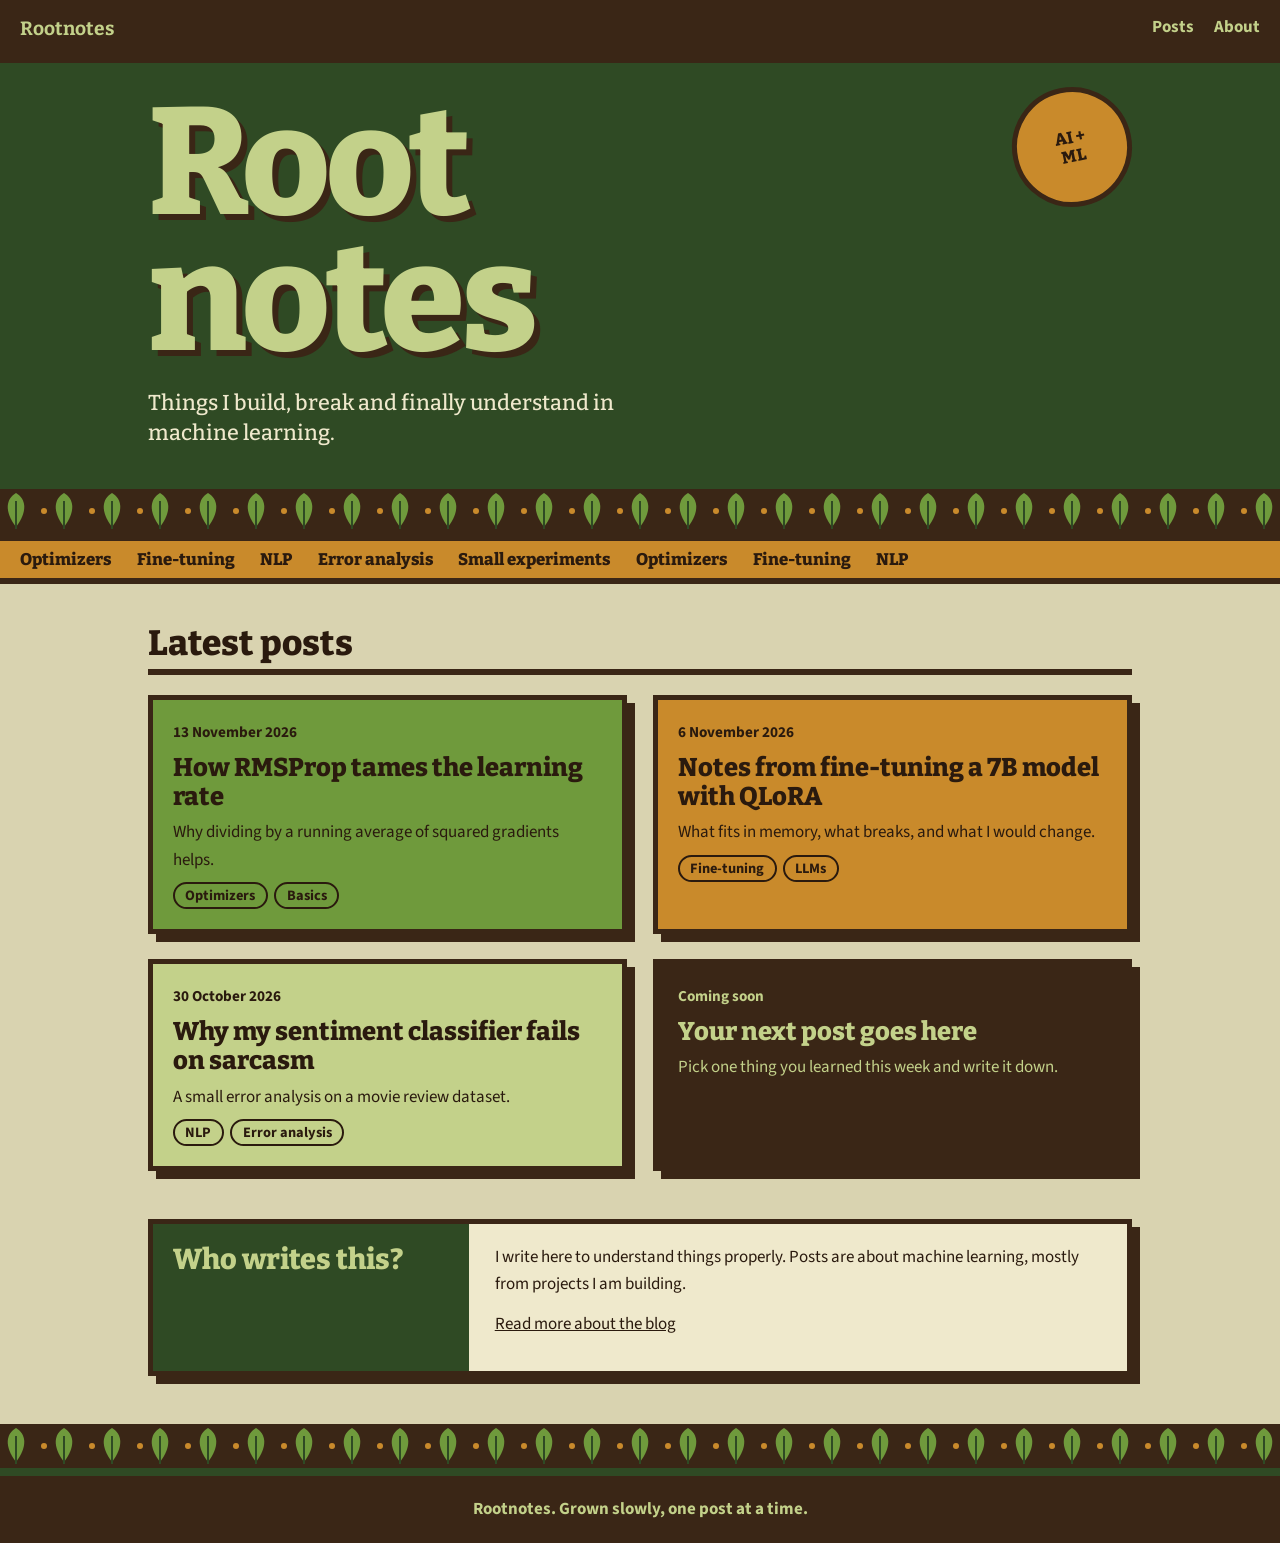
<file: Rootnotes.html>
<!DOCTYPE html>
<html lang="en">
<head>
<meta charset="utf-8">
<meta name="viewport" content="width=device-width, initial-scale=1, viewport-fit=cover">
<title>Rootnotes</title>
<link rel="preconnect" href="https://fonts.googleapis.com">
<link href="https://fonts.googleapis.com/css2?family=Bitter:wght@500;800&family=Source+Sans+3:wght@400;700&display=swap" rel="stylesheet">
<style>
:root{
  --page:#d9d3b0; --ink:#2a1a0e; --bark:#3a2616; --moss:#2f4a24; --leaf:#6f9a3c;
  --lichen:#c3d18a; --amber:#c98a2b; --paper:#efe9cc;
  color-scheme:light; box-sizing:border-box;
  padding-top:env(safe-area-inset-top,0px); padding-bottom:env(safe-area-inset-bottom,0px);
}
@media (prefers-color-scheme:dark){
  :root:not([data-theme="light"]){--page:#1b140d;--ink:#e6dfc4;--paper:#2a2016;color-scheme:dark}
}
:root[data-theme="dark"]{--page:#1b140d;--ink:#e6dfc4;--paper:#2a2016;color-scheme:dark}
html{scroll-padding-top:env(safe-area-inset-top,0px)}
*{box-sizing:border-box}
body{margin:0;background:var(--page);color:var(--ink);font:1.0625rem/1.6 "Source Sans 3",system-ui,-apple-system,"Segoe UI",sans-serif}
body::before{content:"";position:fixed;inset:0 0 auto;height:env(safe-area-inset-top,0px);background:var(--bark);z-index:10}
a{color:inherit}
a:focus-visible{outline:3px solid var(--amber);outline-offset:3px}
.leafstrip{height:44px;background-color:var(--bark);background-repeat:repeat-x;background-position:center;
  background-image:url("data:image/svg+xml,%3Csvg xmlns='http://www.w3.org/2000/svg' width='48' height='44'%3E%3Cpath d='M24 4c10 6 12 18 0 34C12 22 14 10 24 4z' fill='%236f9a3c'/%3E%3Cpath d='M24 12v28' stroke='%232f4a24' stroke-width='2'/%3E%3Ccircle cx='4' cy='22' r='3' fill='%23c98a2b'/%3E%3C/svg%3E")}
header{background:var(--moss);color:var(--lichen);border-bottom:8px solid var(--bark)}
.top{display:flex;justify-content:space-between;gap:1rem;flex-wrap:wrap;padding:.9rem 1.25rem;border-bottom:3px solid var(--bark);background:var(--bark);font-weight:700}
.top a{text-decoration:none;color:var(--lichen);margin-right:1.25rem}
.top a:hover{color:var(--amber)}
.hero{max-width:64rem;margin:0 auto;padding:2rem 1.25rem 2.5rem;position:relative}
.hero h1{font:800 clamp(3.2rem,15vw,9.5rem)/.9 "Bitter",Georgia,serif;margin:0;letter-spacing:-.03em;color:var(--lichen);text-shadow:6px 6px 0 var(--bark)}
.hero p{font:500 1.35rem/1.4 "Bitter",Georgia,serif;max-width:30rem;margin:1.25rem 0 0;color:var(--paper)}
.stamp{position:absolute;right:1.25rem;top:1.5rem;width:7.5rem;height:7.5rem;border-radius:50%;background:var(--amber);color:var(--ink);
  border:5px solid var(--bark);display:flex;align-items:center;justify-content:center;text-align:center;font:800 1.05rem/1.15 "Bitter",serif;transform:rotate(-12deg)}
.ticker{background:var(--amber);color:var(--ink);border-bottom:6px solid var(--bark);padding:.55rem 1.25rem;font:800 1.05rem "Bitter",serif;overflow-x:auto;white-space:nowrap}
.ticker span{margin-right:1.6rem}
main{max-width:64rem;margin:0 auto;padding:2.5rem 1.25rem 3rem}
.sec{font:800 2.2rem/1.1 "Bitter",serif;margin:0 0 1.25rem;padding-bottom:.4rem;border-bottom:6px solid var(--bark)}
.grid{display:grid;grid-template-columns:repeat(2,1fr);gap:1.6rem}
.card{border:5px solid var(--bark);box-shadow:8px 8px 0 var(--bark);padding:1.25rem;display:flex;flex-direction:column;gap:.5rem;color:var(--ink)}
.card:nth-child(1){background:var(--leaf)} .card:nth-child(2){background:var(--amber)}
.card:nth-child(3){background:var(--lichen)} .card:nth-child(4){background:var(--bark);color:var(--lichen)}
.card h3{font:800 1.6rem/1.15 "Bitter",serif;margin:0}
.card h3 a{text-decoration:none}
.card h3 a:hover{text-decoration:underline;text-decoration-thickness:4px}
.card p{margin:0}
.tags{display:flex;gap:.4rem;flex-wrap:wrap}
.tag{border:2px solid currentColor;border-radius:999px;padding:0 .65rem;font-weight:700;font-size:.9rem}
.date{font-weight:700;font-size:.95rem}
.about{margin-top:3rem;display:grid;grid-template-columns:1fr 2fr;gap:1.6rem;border:5px solid var(--bark);background:var(--paper);box-shadow:8px 8px 0 var(--bark)}
.about .l{background:var(--moss);color:var(--lichen);padding:1.25rem;font:800 1.8rem/1.1 "Bitter",serif}
.about .r{padding:1.25rem 1.25rem 1.25rem 0}
.about .r p{margin:0 0 .8rem}
.btn{display:inline-block;background:var(--amber);color:var(--ink);border:4px solid var(--bark);box-shadow:5px 5px 0 var(--bark);padding:.3rem .9rem;font-weight:700;text-decoration:none;margin-bottom:1.75rem}
.btn:hover{background:var(--lichen)}
.banner{border:5px solid var(--bark);box-shadow:8px 8px 0 var(--bark);padding:1.5rem;margin-bottom:2rem;color:var(--ink)}
.banner.c0{background:var(--leaf)} .banner.c1{background:var(--amber)} .banner.c2{background:var(--lichen)}
.banner h1{font:800 clamp(2rem,6vw,3.4rem)/1.05 "Bitter",serif;margin:.6rem 0 .4rem}
article{max-width:40rem}
article p{margin:0 0 1.2rem;font-size:1.15rem;line-height:1.7}
article p:first-of-type::first-letter{font:800 4.2rem/.8 "Bitter",serif;float:left;padding:.3rem .5rem 0 0;color:var(--moss)}
:root[data-theme="dark"] article p:first-of-type::first-letter{color:var(--leaf)}
blockquote{margin:0 0 1.5rem;padding:.8rem 1.1rem;border-left:12px solid var(--leaf);background:var(--paper);font:500 1.3rem/1.35 "Bitter",serif}
footer{background:var(--bark);color:var(--lichen);text-align:center;padding:1.25rem;font-weight:700;border-top:8px solid var(--moss)}
@media (max-width:640px){
  .grid,.about{grid-template-columns:1fr}
  .about .r{padding:0 1.25rem 1.25rem}
  .stamp{position:static;margin-bottom:1rem;transform:rotate(-8deg)}
  .hero h1{text-shadow:4px 4px 0 var(--bark)}
}
</style>
</head>
<body>
<header>
  <div class="top"><a href="#" aria-label="Rootnotes home" style="font-family:Bitter,serif;font-size:1.2rem">Rootnotes</a><span><a href="#">Posts</a><a href="#about" style="margin:0">About</a></span></div>
  <div class="hero">
    <div class="stamp">AI +<br>ML</div>
    <h1>Root<br>notes</h1>
    <p>Things I build, break and finally understand in machine learning.</p>
  </div>
  <div class="leafstrip" role="presentation"></div>
</header>
<div class="ticker" aria-hidden="true"><span>Optimizers</span><span>Fine-tuning</span><span>NLP</span><span>Error analysis</span><span>Small experiments</span><span>Optimizers</span><span>Fine-tuning</span><span>NLP</span></div>
<main id="app"></main>
<div class="leafstrip" role="presentation"></div>
<footer>Rootnotes. Grown slowly, one post at a time.</footer>
<script>
var POSTS = [
  {id:"rmsprop", title:"How RMSProp tames the learning rate", date:"13 November 2026", tags:["Optimizers","Basics"],
   summary:"Why dividing by a running average of squared gradients helps.",
   body:["Plain gradient descent uses one learning rate for every parameter. That works until some directions are steep and others are flat, and then a rate that is safe for the steep ones crawls along the flat ones.",
         "RMSProp keeps a running average of each parameter’s squared gradient and divides the update by its square root. Parameters with large, noisy gradients take smaller steps. Parameters with small gradients take relatively larger ones.",
         "This is a sample draft. Replace it with your own post, ideally with a small experiment you ran yourself."]},
  {id:"qlora-notes", title:"Notes from fine-tuning a 7B model with QLoRA", date:"6 November 2026", tags:["Fine-tuning","LLMs"],
   summary:"What fits in memory, what breaks, and what I would change.",
   body:["QLoRA loads the base model in 4-bit precision and trains small low-rank adapters on top. That is what makes a 7B model trainable on a single consumer GPU.",
         "Most of my time went into the data, not the training loop. Formatting, length limits and duplicates mattered more than any hyperparameter I tuned.",
         "This is a sample draft. Swap in your real numbers, errors and fixes."]},
  {id:"sarcasm", title:"Why my sentiment classifier fails on sarcasm", date:"30 October 2026", tags:["NLP","Error analysis"],
   summary:"A small error analysis on a movie review dataset.",
   body:["A bag-of-words model sees “great” and says positive. A sarcastic review that says “great, two hours I will never get back” breaks that assumption.",
         "Reading fifty misclassified reviews taught me more than another round of tuning. Error analysis is cheap and usually worth doing first.",
         "This is a sample draft. Add your own examples and what you tried."]}
];
var app = document.getElementById("app");
function esc(s){return s.replace(/&/g,"&amp;").replace(/</g,"&lt;")}
function tags(p){return "<div class=\"tags\">" + p.tags.map(function(t){return "<span class=\"tag\">" + esc(t) + "</span>"}).join("") + "</div>"}
function home(){
  var h = "<h2 class=\"sec\">Latest posts</h2><div class=\"grid\">";
  POSTS.forEach(function(p){
    h += "<div class=\"card\"><span class=\"date\">" + p.date + "</span><h3><a href=\"#" + p.id + "\">" + esc(p.title) + "</a></h3><p>" + esc(p.summary) + "</p>" + tags(p) + "</div>";
  });
  h += "<div class=\"card\"><span class=\"date\">Coming soon</span><h3>Your next post goes here</h3><p>Pick one thing you learned this week and write it down.</p></div></div>";
  h += "<div class=\"about\"><div class=\"l\">Who writes this?</div><div class=\"r\"><p>I write here to understand things properly. Posts are about machine learning, mostly from projects I am building.</p><p><a href=\"#about\">Read more about the blog</a></p></div></div>";
  return h;
}
function post(p,i){
  var h = "<a class=\"btn\" href=\"#\">Back to all posts</a><div class=\"banner c" + (i % 3) + "\"><span class=\"date\">" + p.date + "</span><h1>" + esc(p.title) + "</h1>" + tags(p) + "</div><article><blockquote>" + esc(p.summary) + "</blockquote>";
  p.body.forEach(function(t){h += "<p>" + esc(t) + "</p>"});
  return h + "</article>";
}
function about(){
  return "<a class=\"btn\" href=\"#\">Back to all posts</a><h2 class=\"sec\">About</h2><article><p>I write here to understand things properly. Posts are about machine learning, mostly from projects I am building.</p><p>Write a few lines about yourself here.</p></article>";
}
function render(){
  var id = location.hash.replace("#","");
  var idx = -1;
  POSTS.forEach(function(x,i){if(x.id === id) idx = i});
  app.innerHTML = idx > -1 ? post(POSTS[idx], idx) : (id === "about" ? about() : home());
  window.scrollTo(0,0);
  document.title = idx > -1 ? POSTS[idx].title + " – Rootnotes" : "Rootnotes";
}
window.addEventListener("hashchange", render);
render();
</script>
</body>
</html>
</file>
